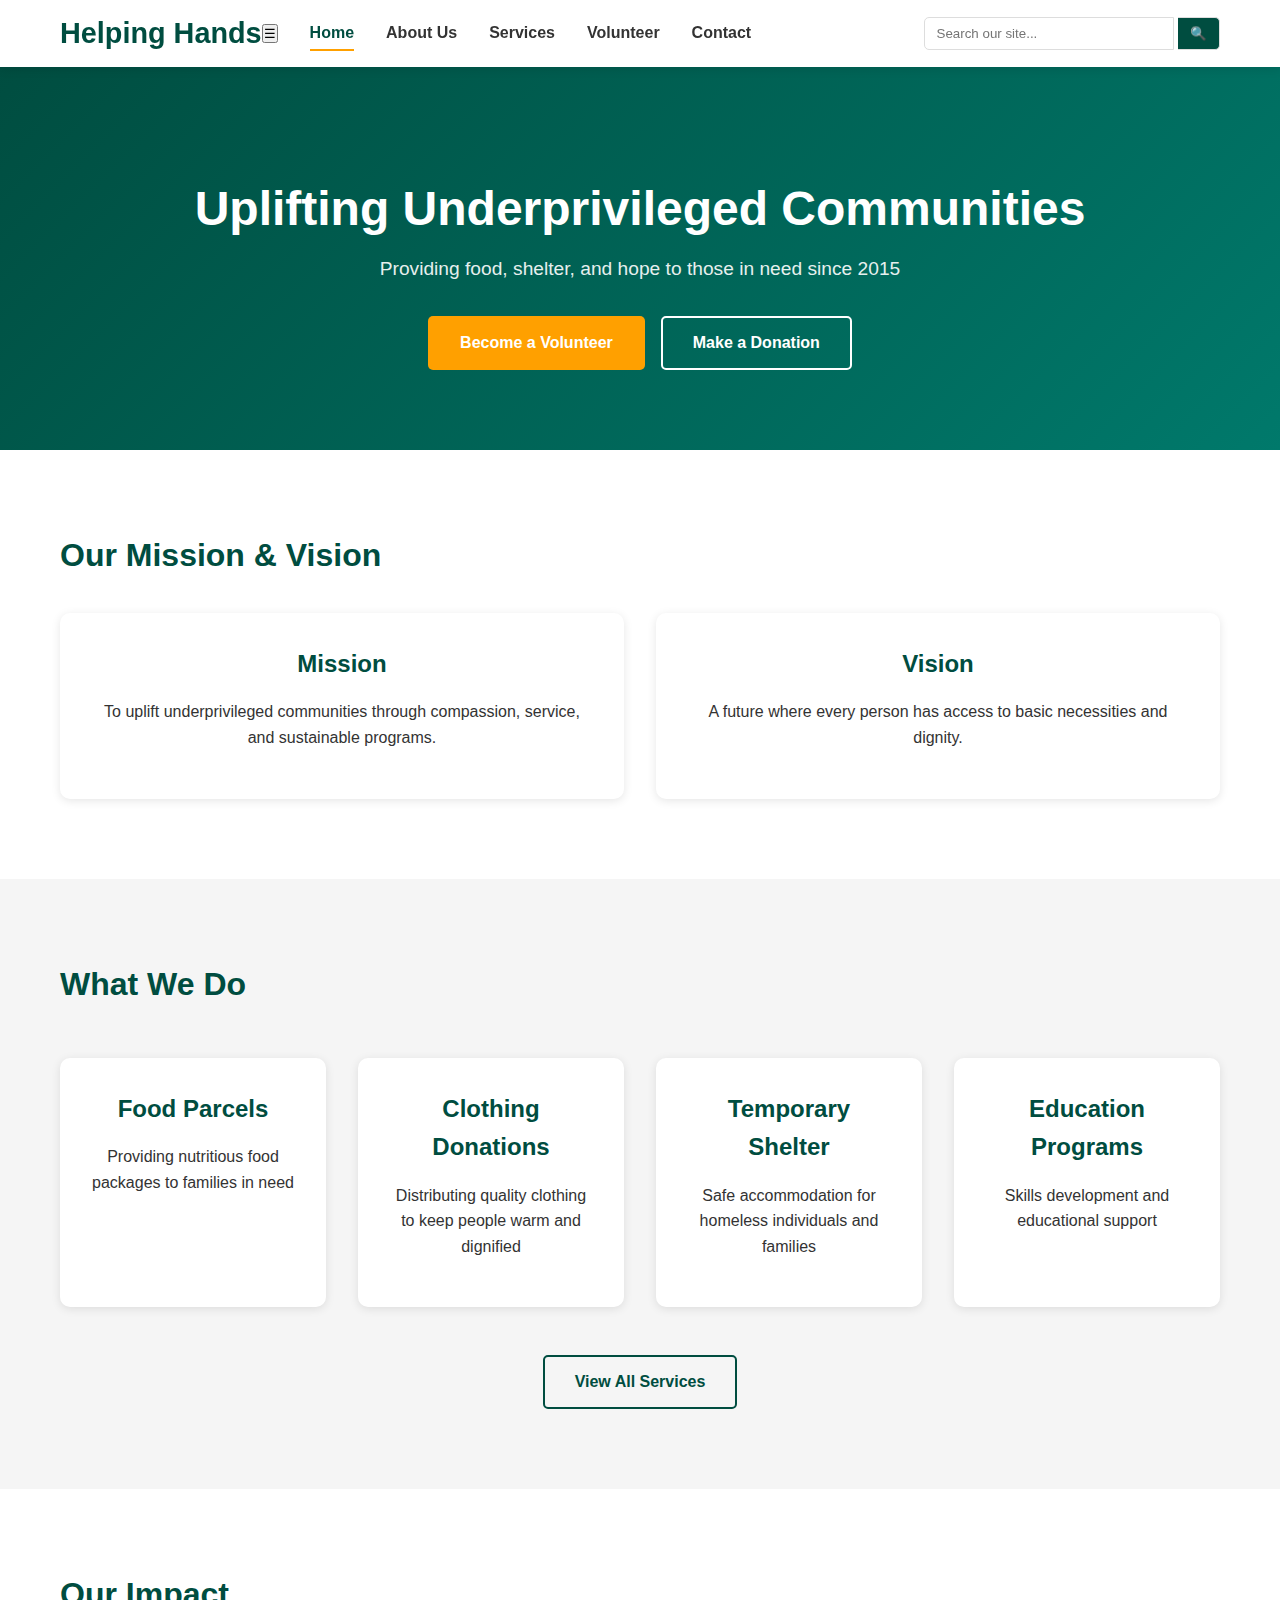
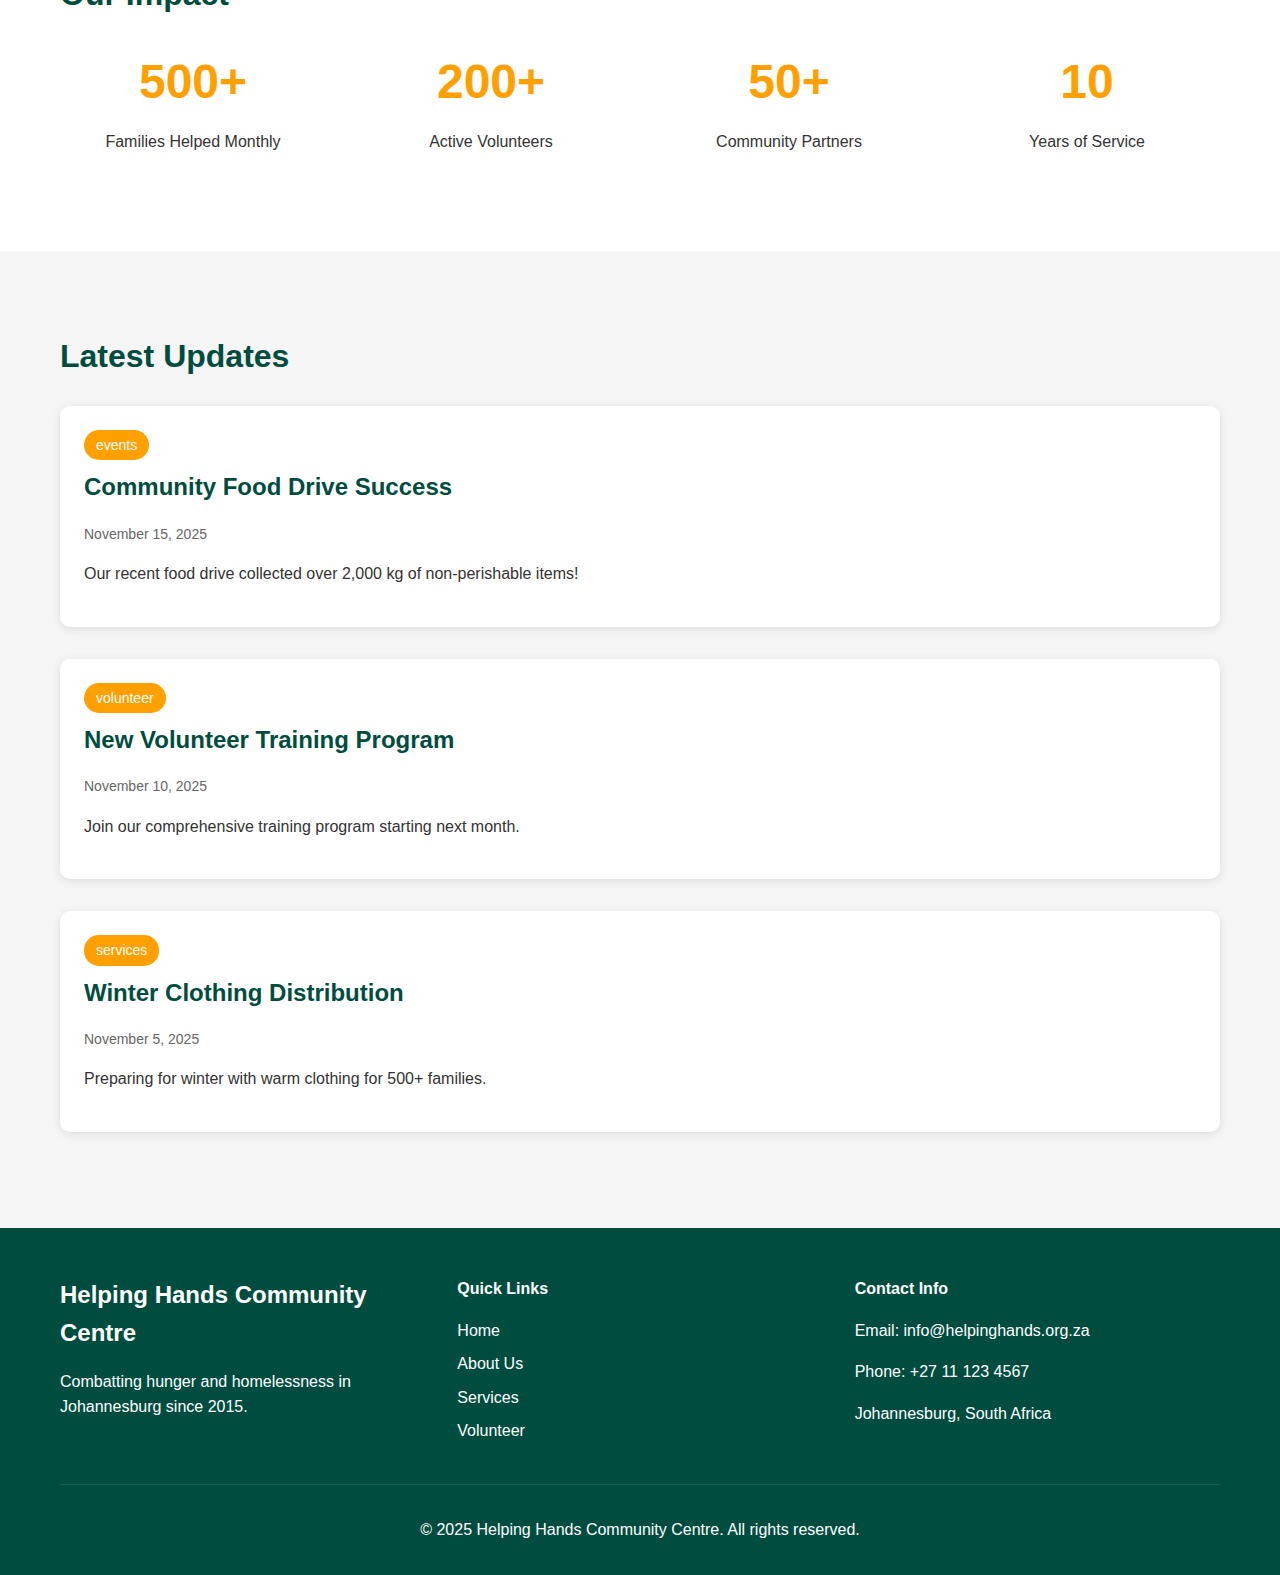
<file: index.html>
<!DOCTYPE html>
<html lang="en">
<head>
    <meta charset="UTF-8">
    <meta name="viewport" content="width=device-width, initial-scale=1.0">
    <meta name="description" content="Helping Hands Community Centre - Combating hunger and homelessness in Johannesburg">
    <title>Home - Helping Hands Community Centre</title>
    <link rel="stylesheet" href="css/style.css">
</head>
<body>
    <!-- Header Section -->
    <header>
        <div class="container">
            <div class="logo">
                <h1>Helping Hands</h1>
            </div>
            <nav>
                <ul>
                    <li><a href="index.html" class="active">Home</a></li>
                    <li><a href="about.html">About Us</a></li>
                    <li><a href="services.html">Services</a></li>
                    <li><a href="enquiry.html">Volunteer</a></li>
                    <li><a href="contact.html">Contact</a></li>
                </ul>
            </nav>
        </div>
    </header>

    <!-- Hero Section -->
    <section class="hero">
        <div class="container">
            <div class="hero-content">
                <h1>Uplifting Underprivileged Communities</h1>
                <p>Providing food, shelter, and hope to those in need since 2015</p>
                <div class="hero-buttons">
                    <a href="enquiry.html" class="btn btn-primary">Become a Volunteer</a>
                    <a href="contact.html" class="btn btn-secondary">Make a Donation</a>
                </div>
            </div>
        </div>
    </section>

    <!-- Mission Section -->
    <section class="mission">
        <div class="container">
            <h2>Our Mission & Vision</h2>
            <div class="mission-grid">
                <div class="mission-card">
                    <h3>Mission</h3>
                    <p>To uplift underprivileged communities through compassion, service, and sustainable programs.</p>
                </div>
                <div class="mission-card">
                    <h3>Vision</h3>
                    <p>A future where every person has access to basic necessities and dignity.</p>
                </div>
            </div>
        </div>
    </section>

    <!-- Services Preview -->
    <section class="services-preview">
        <div class="container">
            <h2>What We Do</h2>
            <div class="services-grid">
                <div class="service-item">
                    <h3>Food Parcels</h3>
                    <p>Providing nutritious food packages to families in need</p>
                </div>
                <div class="service-item">
                    <h3>Clothing Donations</h3>
                    <p>Distributing quality clothing to keep people warm and dignified</p>
                </div>
                <div class="service-item">
                    <h3>Temporary Shelter</h3>
                    <p>Safe accommodation for homeless individuals and families</p>
                </div>
                <div class="service-item">
                    <h3>Education Programs</h3>
                    <p>Skills development and educational support</p>
                </div>
            </div>
            <div class="text-center">
                <a href="services.html" class="btn btn-outline">View All Services</a>
            </div>
        </div>
    </section>

    <!-- Impact Stats -->
    <section class="impact">
        <div class="container">
            <h2>Our Impact</h2>
            <div class="stats-grid">
                <div class="stat">
                    <h3>500+</h3>
                    <p>Families Helped Monthly</p>
                </div>
                <div class="stat">
                    <h3>200+</h3>
                    <p>Active Volunteers</p>
                </div>
                <div class="stat">
                    <h3>50+</h3>
                    <p>Community Partners</p>
                </div>
                <div class="stat">
                    <h3>10</h3>
                    <p>Years of Service</p>
                </div>
            </div>
        </div>
    </section>

    <!-- Footer -->
    <footer>
        <div class="container">
            <div class="footer-content">
                <div class="footer-section">
                    <h3>Helping Hands Community Centre</h3>
                    <p>Combatting hunger and homelessness in Johannesburg since 2015.</p>
                </div>
                <div class="footer-section">
                    <h4>Quick Links</h4>
                    <ul>
                        <li><a href="index.html">Home</a></li>
                        <li><a href="about.html">About Us</a></li>
                        <li><a href="services.html">Services</a></li>
                        <li><a href="enquiry.html">Volunteer</a></li>
                    </ul>
                </div>
                <div class="footer-section">
                    <h4>Contact Info</h4>
                    <p>Email: info@helpinghands.org.za</p>
                    <p>Phone: +27 11 123 4567</p>
                    <p>Johannesburg, South Africa</p>
                </div>
            </div>
            <div class="footer-bottom">
                <p>&copy; 2025 Helping Hands Community Centre. All rights reserved.</p>
            </div>
        </div>
    </footer>

    <script src="js/script.js"></script>
</body>
</html>
</file>
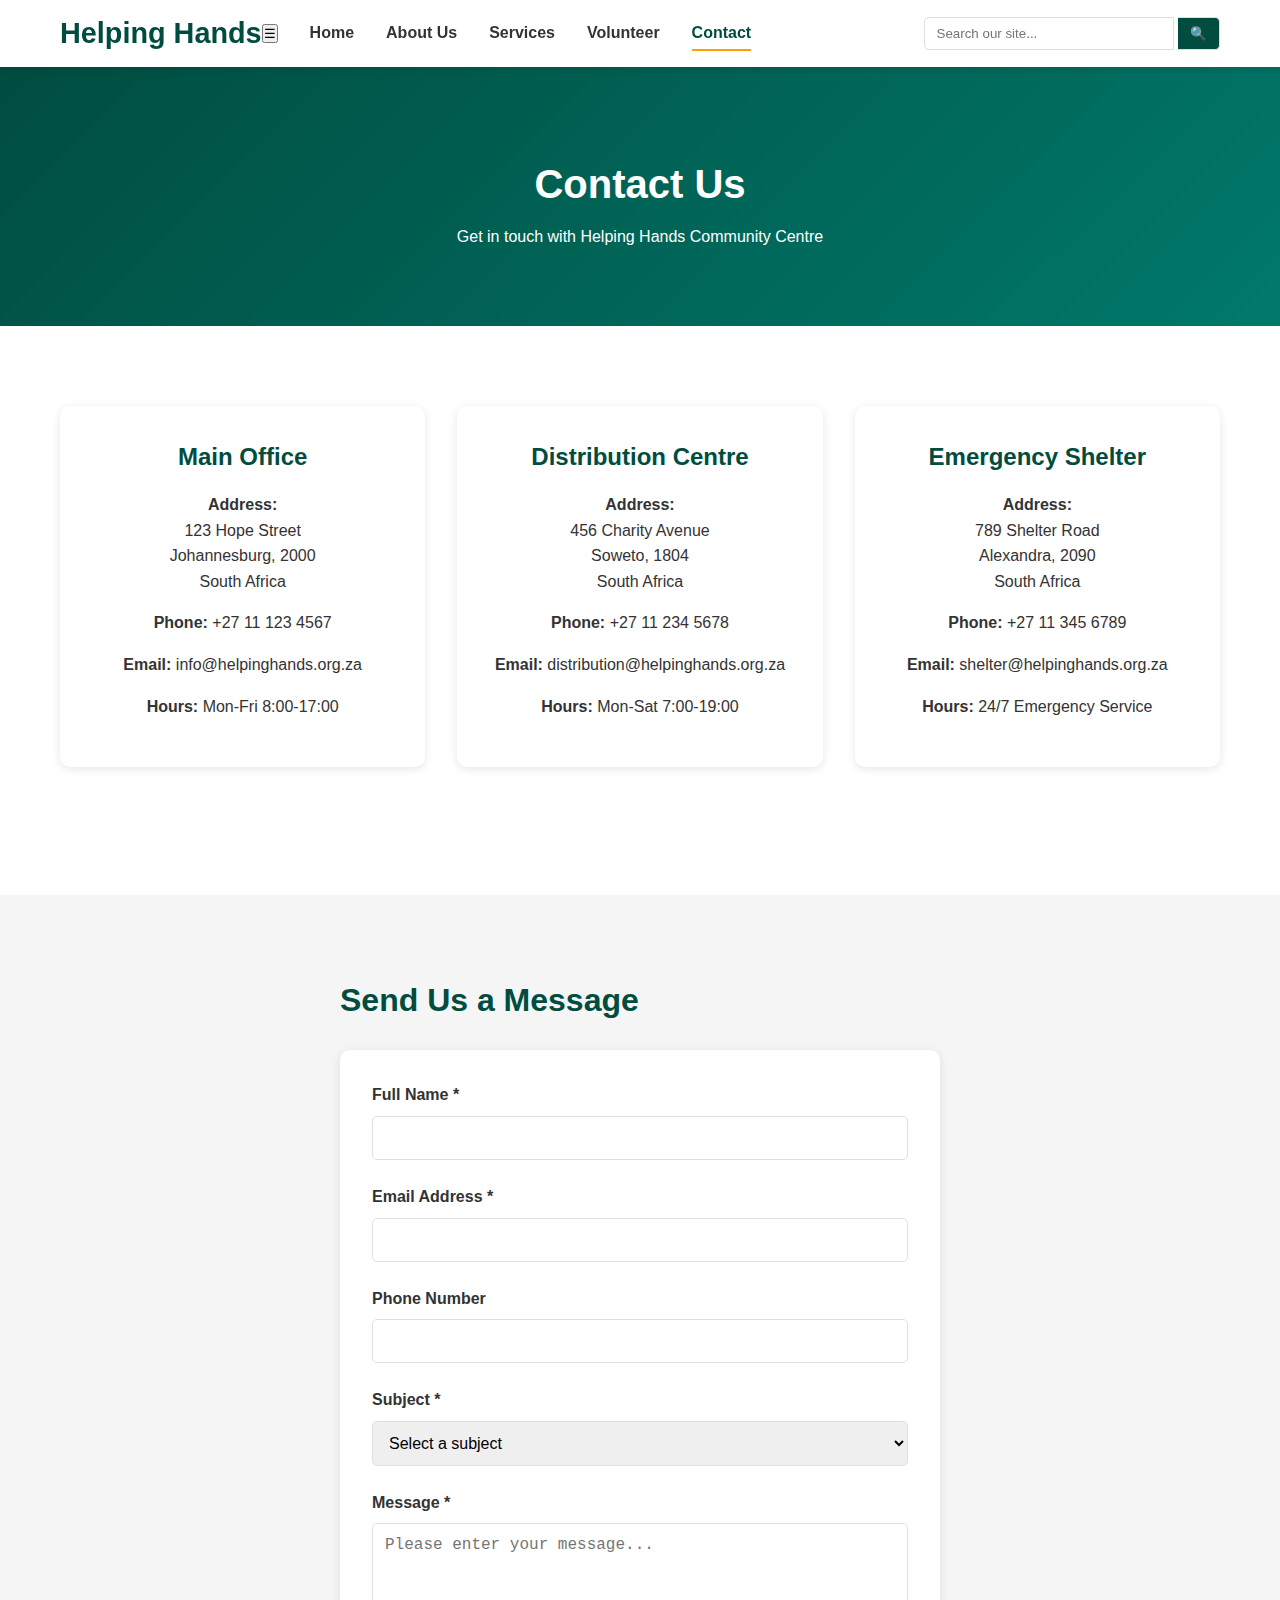
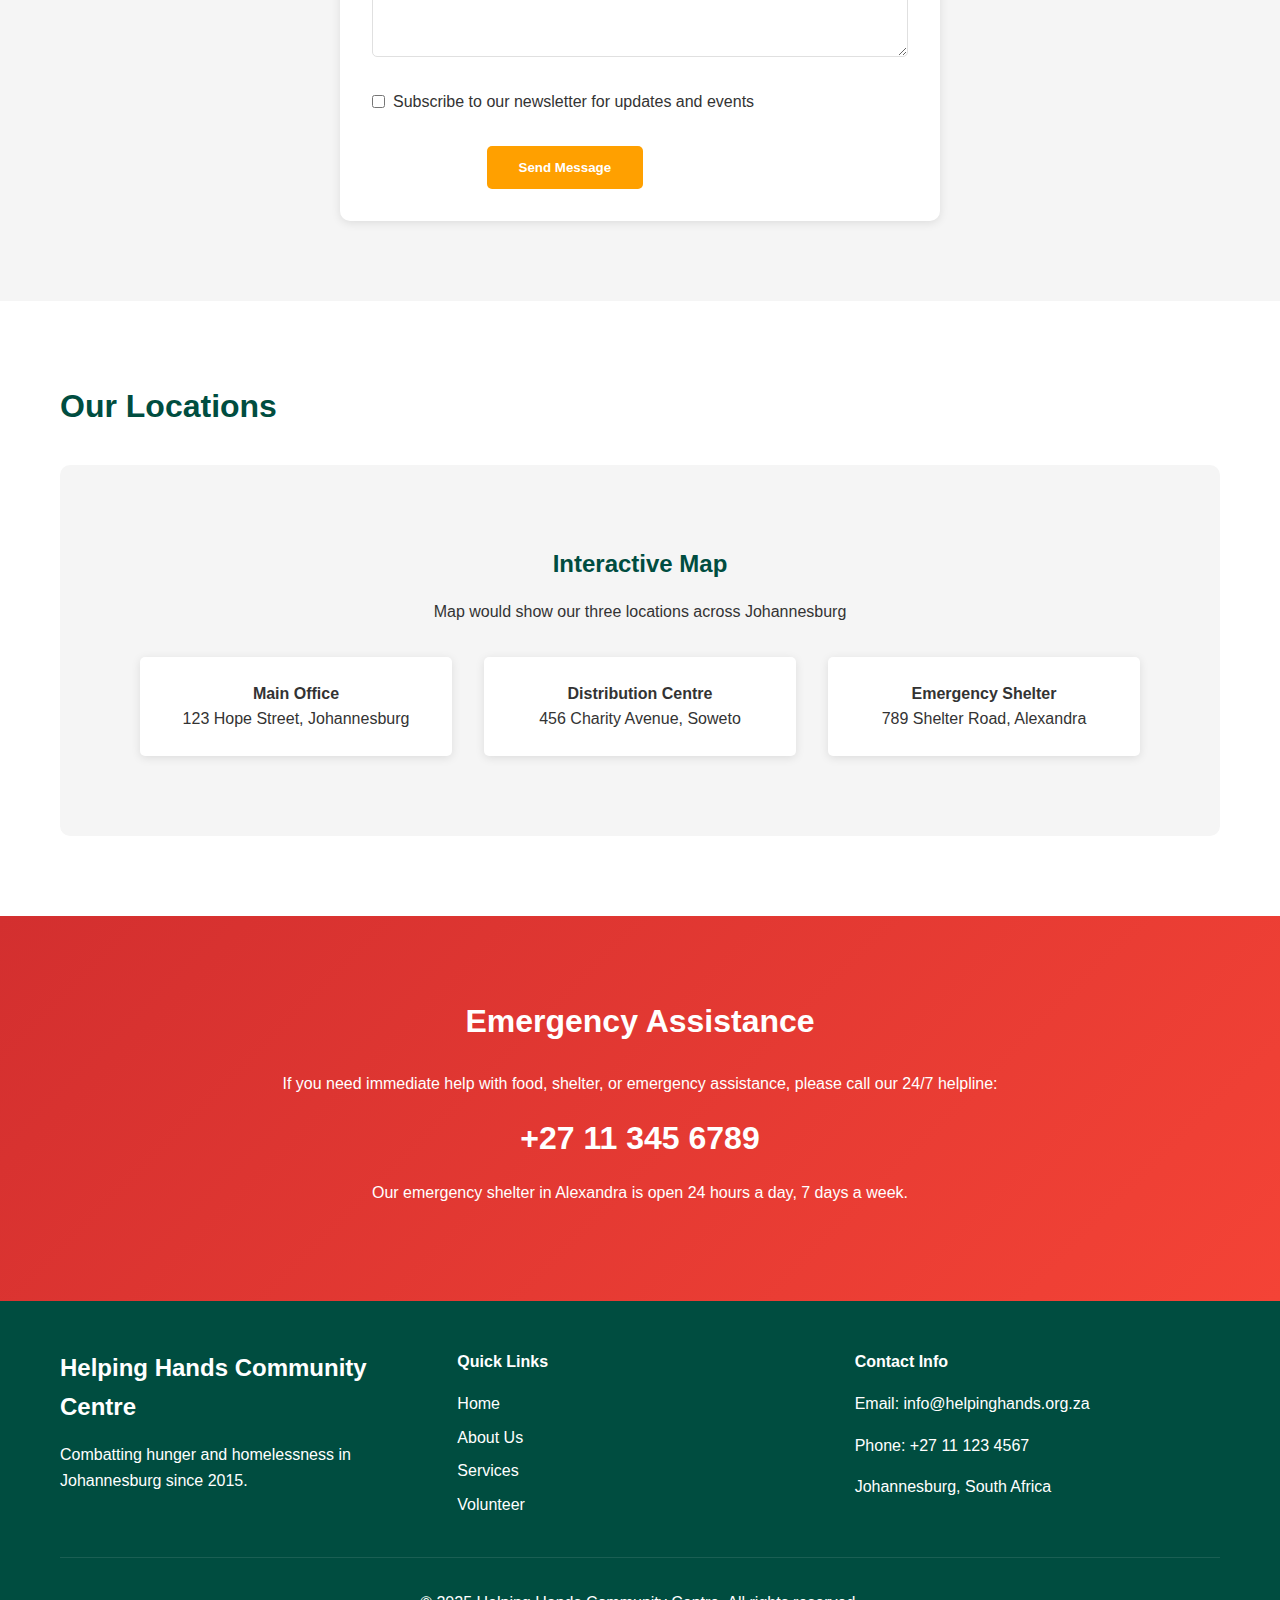
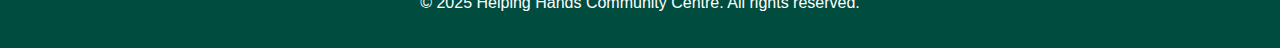
<file: contact.html>
<!DOCTYPE html>
<html lang="en">
<head>
    <meta charset="UTF-8">
    <meta name="viewport" content="width=device-width, initial-scale=1.0">
    <meta name="description" content="Contact Helping Hands Community Centre">
    <title>Contact Us - Helping Hands Community Centre</title>
    <link rel="stylesheet" href="css/style.css">
</head>
<body>
    <!-- Header Section -->
    <header>
        <div class="container">
            <div class="logo">
                <h1>Helping Hands</h1>
            </div>
            <nav>
                <ul>
                    <li><a href="index.html">Home</a></li>
                    <li><a href="about.html">About Us</a></li>
                    <li><a href="services.html">Services</a></li>
                    <li><a href="enquiry.html">Volunteer</a></li>
                    <li><a href="contact.html" class="active">Contact</a></li>
                </ul>
            </nav>
        </div>
    </header>

    <!-- Page Header -->
    <section class="page-header">
        <div class="container">
            <h1>Contact Us</h1>
            <p>Get in touch with Helping Hands Community Centre</p>
        </div>
    </section>

    <!-- Contact Information -->
    <section class="contact-info">
        <div class="container">
            <div class="contact-grid">
                <div class="contact-card">
                    <h3>Main Office</h3>
                    <p><strong>Address:</strong><br>
                    123 Hope Street<br>
                    Johannesburg, 2000<br>
                    South Africa</p>
                    <p><strong>Phone:</strong> +27 11 123 4567</p>
                    <p><strong>Email:</strong> info@helpinghands.org.za</p>
                    <p><strong>Hours:</strong> Mon-Fri 8:00-17:00</p>
                </div>

                <div class="contact-card">
                    <h3>Distribution Centre</h3>
                    <p><strong>Address:</strong><br>
                    456 Charity Avenue<br>
                    Soweto, 1804<br>
                    South Africa</p>
                    <p><strong>Phone:</strong> +27 11 234 5678</p>
                    <p><strong>Email:</strong> distribution@helpinghands.org.za</p>
                    <p><strong>Hours:</strong> Mon-Sat 7:00-19:00</p>
                </div>

                <div class="contact-card">
                    <h3>Emergency Shelter</h3>
                    <p><strong>Address:</strong><br>
                    789 Shelter Road<br>
                    Alexandra, 2090<br>
                    South Africa</p>
                    <p><strong>Phone:</strong> +27 11 345 6789</p>
                    <p><strong>Email:</strong> shelter@helpinghands.org.za</p>
                    <p><strong>Hours:</strong> 24/7 Emergency Service</p>
                </div>
            </div>
        </div>
    </section>

    <!-- Contact Form -->
    <section class="contact-form-section">
        <div class="container">
            <div class="form-container">
                <h2>Send Us a Message</h2>
                <form id="contactForm">
                    <div class="form-group">
                        <label for="name">Full Name *</label>
                        <input type="text" id="name" name="name" required>
                    </div>

                    <div class="form-group">
                        <label for="email">Email Address *</label>
                        <input type="email" id="email" name="email" required>
                    </div>

                    <div class="form-group">
                        <label for="phone">Phone Number</label>
                        <input type="tel" id="phone" name="phone">
                    </div>

                    <div class="form-group">
                        <label for="subject">Subject *</label>
                        <select id="subject" name="subject" required>
                            <option value="">Select a subject</option>
                            <option value="general">General Inquiry</option>
                            <option value="donation">Donation Information</option>
                            <option value="volunteer">Volunteer Opportunities</option>
                            <option value="services">Service Information</option>
                            <option value="partnership">Partnership Opportunities</option>
                            <option value="feedback">Feedback</option>
                            <option value="other">Other</option>
                        </select>
                    </div>

                    <div class="form-group">
                        <label for="message">Message *</label>
                        <textarea id="message" name="message" rows="6" required placeholder="Please enter your message..."></textarea>
                    </div>

                    <div class="form-group">
                        <label class="checkbox-label">
                            <input type="checkbox" name="newsletter">
                            Subscribe to our newsletter for updates and events
                        </label>
                    </div>

                    <div class="form-submit">
                        <button type="submit" class="btn btn-primary">Send Message</button>
                        <button type="reset" class="btn btn-secondary">Clear Form</button>
                    </div>
                </form>
            </div>
        </div>
    </section>

    <!-- Map Section -->
    <section class="map-section">
        <div class="container">
            <h2>Our Locations</h2>
            <div class="map-container">
                <div class="map-placeholder">
                    <h3>Interactive Map</h3>
                    <p>Map would show our three locations across Johannesburg</p>
                    <div class="map-locations">
                        <div class="location">
                            <strong>Main Office</strong><br>
                            123 Hope Street, Johannesburg
                        </div>
                        <div class="location">
                            <strong>Distribution Centre</strong><br>
                            456 Charity Avenue, Soweto
                        </div>
                        <div class="location">
                            <strong>Emergency Shelter</strong><br>
                            789 Shelter Road, Alexandra
                        </div>
                    </div>
                </div>
            </div>
        </div>
    </section>

    <!-- Emergency Contact -->
    <section class="emergency-contact">
        <div class="container">
            <div class="emergency-banner">
                <h2>Emergency Assistance</h2>
                <p>If you need immediate help with food, shelter, or emergency assistance, please call our 24/7 helpline:</p>
                <div class="emergency-phone">
                    <strong>+27 11 345 6789</strong>
                </div>
                <p>Our emergency shelter in Alexandra is open 24 hours a day, 7 days a week.</p>
            </div>
        </div>
    </section>

    <!-- Footer -->
    <footer>
        <div class="container">
            <div class="footer-content">
                <div class="footer-section">
                    <h3>Helping Hands Community Centre</h3>
                    <p>Combatting hunger and homelessness in Johannesburg since 2015.</p>
                </div>
                <div class="footer-section">
                    <h4>Quick Links</h4>
                    <ul>
                        <li><a href="index.html">Home</a></li>
                        <li><a href="about.html">About Us</a></li>
                        <li><a href="services.html">Services</a></li>
                        <li><a href="enquiry.html">Volunteer</a></li>
                    </ul>
                </div>
                <div class="footer-section">
                    <h4>Contact Info</h4>
                    <p>Email: info@helpinghands.org.za</p>
                    <p>Phone: +27 11 123 4567</p>
                    <p>Johannesburg, South Africa</p>
                </div>
            </div>
            <div class="footer-bottom">
                <p>&copy; 2025 Helping Hands Community Centre. All rights reserved.</p>
            </div>
        </div>
    </footer>

    <script src="js/script.js"></script>
</body>
</html>
</file>
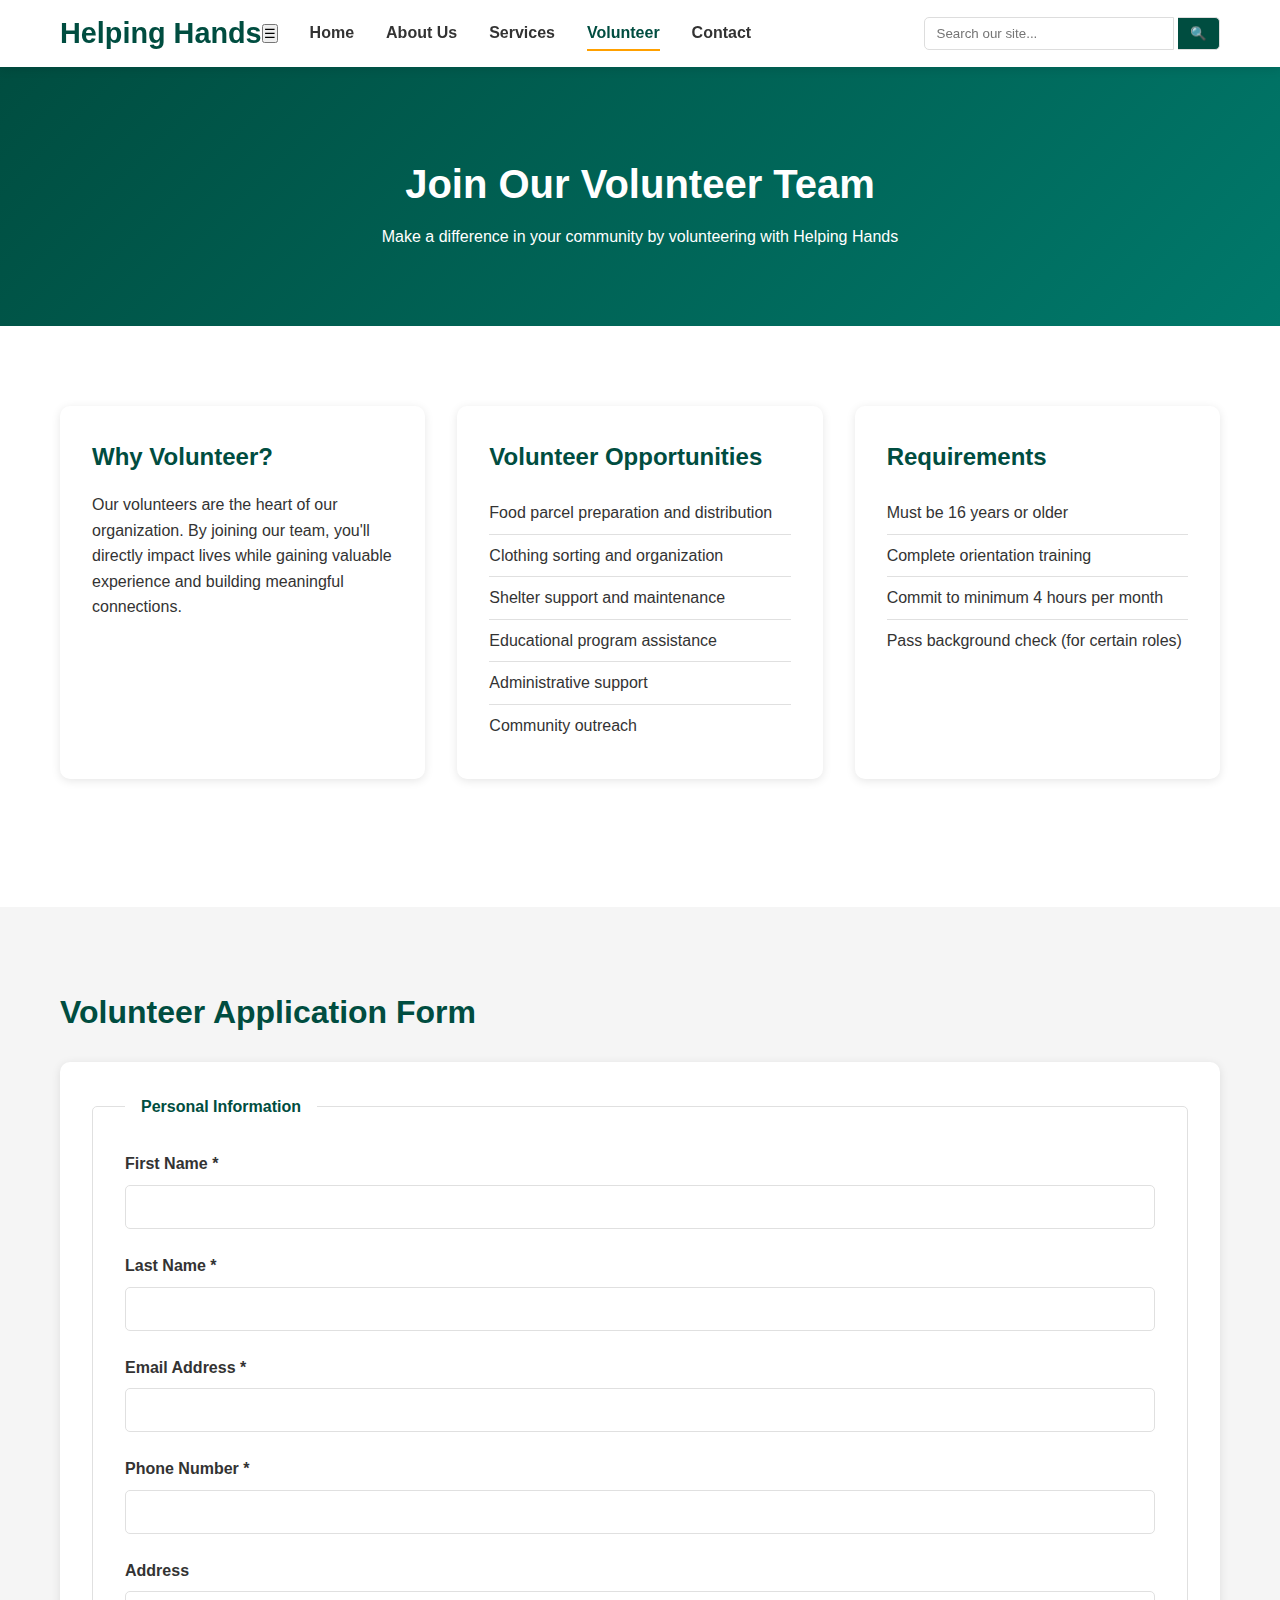
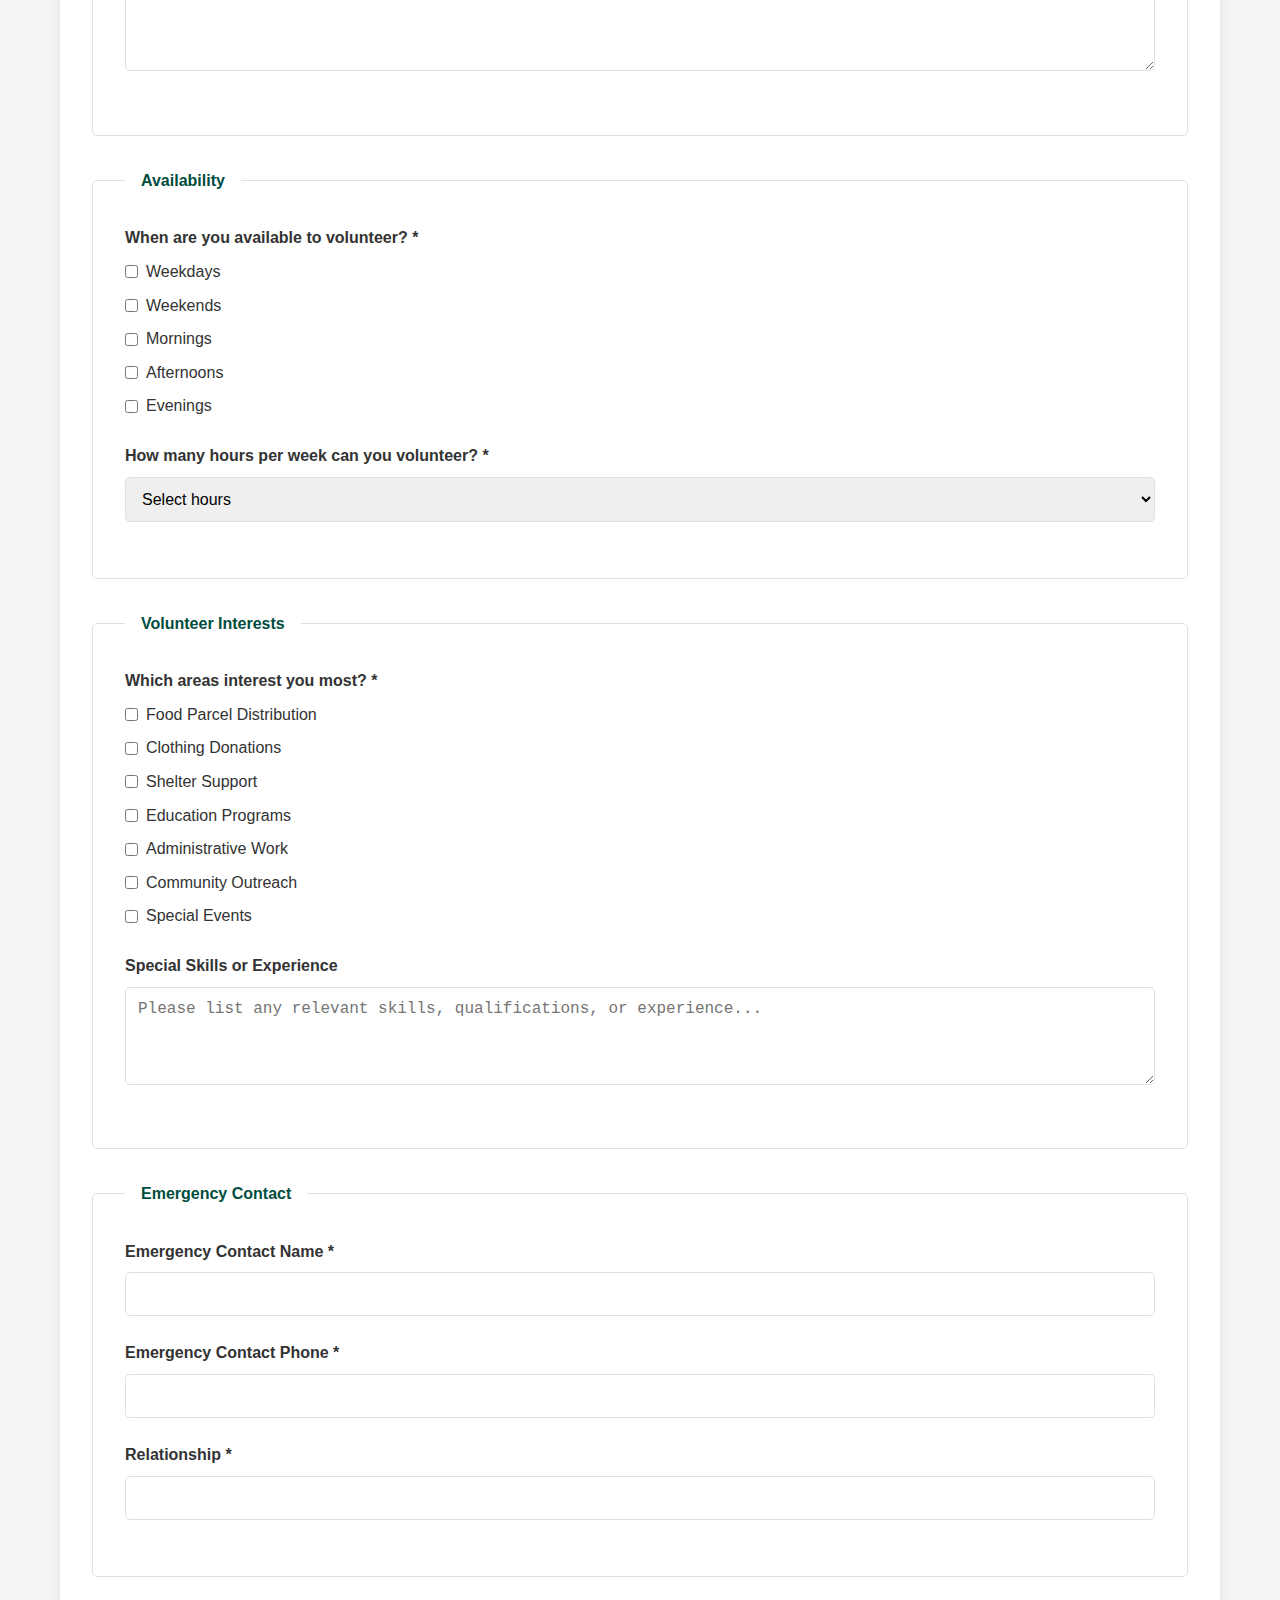
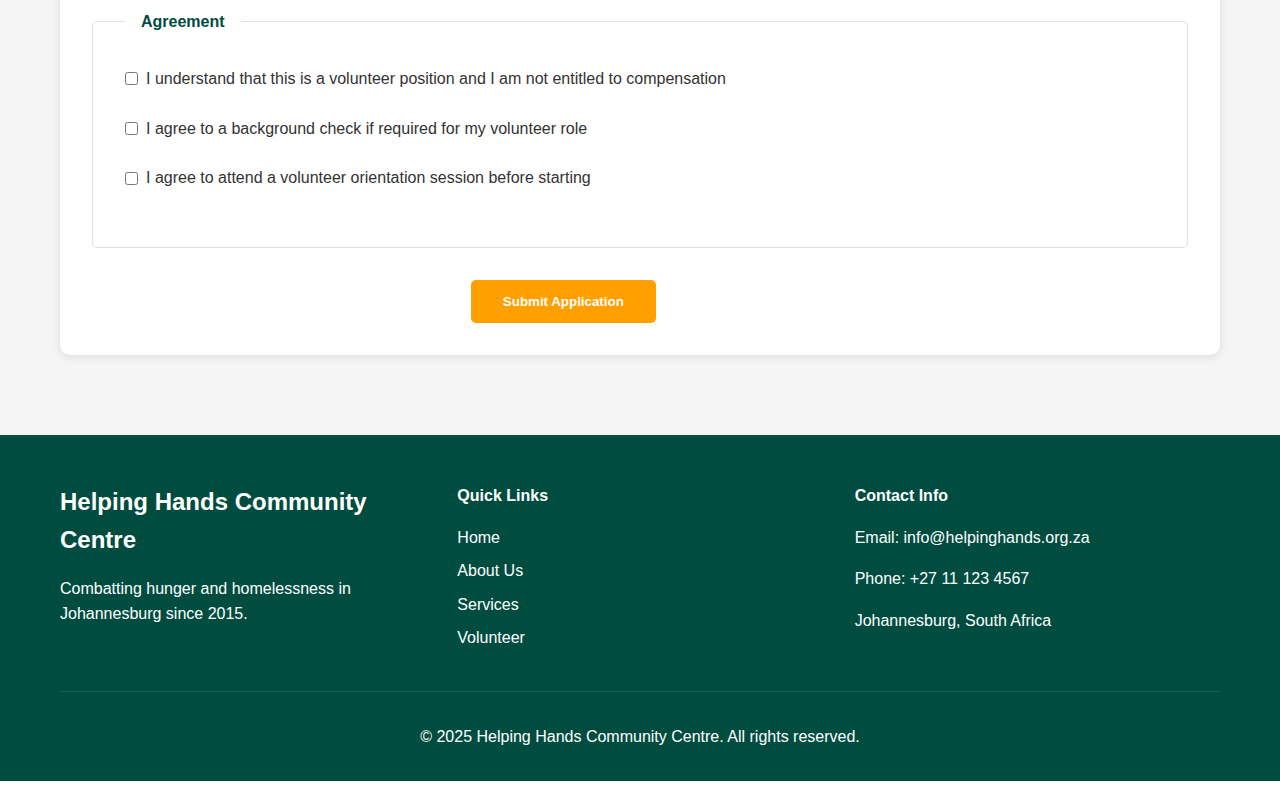
<file: enquiry.html>
<!DOCTYPE html>
<html lang="en">
<head>
    <meta charset="UTF-8">
    <meta name="viewport" content="width=device-width, initial-scale=1.0">
    <meta name="description" content="Volunteer registration form for Helping Hands Community Centre">
    <title>Volunteer - Helping Hands Community Centre</title>
    <link rel="stylesheet" href="css/style.css">
</head>
<body>
    <!-- Header Section -->
    <header>
        <div class="container">
            <div class="logo">
                <h1>Helping Hands</h1>
            </div>
            <nav>
                <ul>
                    <li><a href="index.html">Home</a></li>
                    <li><a href="about.html">About Us</a></li>
                    <li><a href="services.html">Services</a></li>
                    <li><a href="enquiry.html" class="active">Volunteer</a></li>
                    <li><a href="contact.html">Contact</a></li>
                </ul>
            </nav>
        </div>
    </header>

    <!-- Page Header -->
    <section class="page-header">
        <div class="container">
            <h1>Join Our Volunteer Team</h1>
            <p>Make a difference in your community by volunteering with Helping Hands</p>
        </div>
    </section>

    <!-- Volunteer Info -->
    <section class="volunteer-info">
        <div class="container">
            <div class="info-grid">
                <div class="info-card">
                    <h3>Why Volunteer?</h3>
                    <p>Our volunteers are the heart of our organization. By joining our team, you'll directly impact lives while gaining valuable experience and building meaningful connections.</p>
                </div>
                <div class="info-card">
                    <h3>Volunteer Opportunities</h3>
                    <ul>
                        <li>Food parcel preparation and distribution</li>
                        <li>Clothing sorting and organization</li>
                        <li>Shelter support and maintenance</li>
                        <li>Educational program assistance</li>
                        <li>Administrative support</li>
                        <li>Community outreach</li>
                    </ul>
                </div>
                <div class="info-card">
                    <h3>Requirements</h3>
                    <ul>
                        <li>Must be 16 years or older</li>
                        <li>Complete orientation training</li>
                        <li>Commit to minimum 4 hours per month</li>
                        <li>Pass background check (for certain roles)</li>
                    </ul>
                </div>
            </div>
        </div>
    </section>

    <!-- Volunteer Form -->
    <section class="volunteer-form">
        <div class="container">
            <h2>Volunteer Application Form</h2>
            <form id="volunteerForm">
                <!-- Personal Information -->
                <fieldset>
                    <legend>Personal Information</legend>
                    <div class="form-group">
                        <label for="firstName">First Name *</label>
                        <input type="text" id="firstName" name="firstName" required>
                    </div>
                    <div class="form-group">
                        <label for="lastName">Last Name *</label>
                        <input type="text" id="lastName" name="lastName" required>
                    </div>
                    <div class="form-group">
                        <label for="email">Email Address *</label>
                        <input type="email" id="email" name="email" required>
                    </div>
                    <div class="form-group">
                        <label for="phone">Phone Number *</label>
                        <input type="tel" id="phone" name="phone" required>
                    </div>
                    <div class="form-group">
                        <label for="address">Address</label>
                        <textarea id="address" name="address" rows="3"></textarea>
                    </div>
                </fieldset>

                <!-- Availability -->
                <fieldset>
                    <legend>Availability</legend>
                    <div class="form-group">
                        <label>When are you available to volunteer? *</label>
                        <div class="checkbox-group">
                            <label><input type="checkbox" name="availability" value="weekdays"> Weekdays</label>
                            <label><input type="checkbox" name="availability" value="weekends"> Weekends</label>
                            <label><input type="checkbox" name="availability" value="mornings"> Mornings</label>
                            <label><input type="checkbox" name="availability" value="afternoons"> Afternoons</label>
                            <label><input type="checkbox" name="availability" value="evenings"> Evenings</label>
                        </div>
                    </div>
                    <div class="form-group">
                        <label for="hours">How many hours per week can you volunteer? *</label>
                        <select id="hours" name="hours" required>
                            <option value="">Select hours</option>
                            <option value="1-4">1-4 hours</option>
                            <option value="5-10">5-10 hours</option>
                            <option value="11-20">11-20 hours</option>
                            <option value="20+">20+ hours</option>
                        </select>
                    </div>
                </fieldset>

                <!-- Interests -->
                <fieldset>
                    <legend>Volunteer Interests</legend>
                    <div class="form-group">
                        <label>Which areas interest you most? *</label>
                        <div class="checkbox-group">
                            <label><input type="checkbox" name="interests" value="food"> Food Parcel Distribution</label>
                            <label><input type="checkbox" name="interests" value="clothing"> Clothing Donations</label>
                            <label><input type="checkbox" name="interests" value="shelter"> Shelter Support</label>
                            <label><input type="checkbox" name="interests" value="education"> Education Programs</label>
                            <label><input type="checkbox" name="interests" value="admin"> Administrative Work</label>
                            <label><input type="checkbox" name="interests" value="outreach"> Community Outreach</label>
                            <label><input type="checkbox" name="interests" value="events"> Special Events</label>
                        </div>
                    </div>
                    <div class="form-group">
                        <label for="skills">Special Skills or Experience</label>
                        <textarea id="skills" name="skills" rows="4" placeholder="Please list any relevant skills, qualifications, or experience..."></textarea>
                    </div>
                </fieldset>

                <!-- Emergency Contact -->
                <fieldset>
                    <legend>Emergency Contact</legend>
                    <div class="form-group">
                        <label for="emergencyName">Emergency Contact Name *</label>
                        <input type="text" id="emergencyName" name="emergencyName" required>
                    </div>
                    <div class="form-group">
                        <label for="emergencyPhone">Emergency Contact Phone *</label>
                        <input type="tel" id="emergencyPhone" name="emergencyPhone" required>
                    </div>
                    <div class="form-group">
                        <label for="emergencyRelation">Relationship *</label>
                        <input type="text" id="emergencyRelation" name="emergencyRelation" required>
                    </div>
                </fieldset>

                <!-- Agreement -->
                <fieldset>
                    <legend>Agreement</legend>
                    <div class="form-group">
                        <label class="checkbox-label">
                            <input type="checkbox" name="agreement" required>
                            I understand that this is a volunteer position and I am not entitled to compensation
                        </label>
                    </div>
                    <div class="form-group">
                        <label class="checkbox-label">
                            <input type="checkbox" name="backgroundCheck" required>
                            I agree to a background check if required for my volunteer role
                        </label>
                    </div>
                    <div class="form-group">
                        <label class="checkbox-label">
                            <input type="checkbox" name="orientation" required>
                            I agree to attend a volunteer orientation session before starting
                        </label>
                    </div>
                </fieldset>

                <div class="form-submit">
                    <button type="submit" class="btn btn-primary">Submit Application</button>
                    <button type="reset" class="btn btn-secondary">Reset Form</button>
                </div>
            </form>
        </div>
    </section>

    <!-- Footer -->
    <footer>
        <div class="container">
            <div class="footer-content">
                <div class="footer-section">
                    <h3>Helping Hands Community Centre</h3>
                    <p>Combatting hunger and homelessness in Johannesburg since 2015.</p>
                </div>
                <div class="footer-section">
                    <h4>Quick Links</h4>
                    <ul>
                        <li><a href="index.html">Home</a></li>
                        <li><a href="about.html">About Us</a></li>
                        <li><a href="services.html">Services</a></li>
                        <li><a href="enquiry.html">Volunteer</a></li>
                    </ul>
                </div>
                <div class="footer-section">
                    <h4>Contact Info</h4>
                    <p>Email: info@helpinghands.org.za</p>
                    <p>Phone: +27 11 123 4567</p>
                    <p>Johannesburg, South Africa</p>
                </div>
            </div>
            <div class="footer-bottom">
                <p>&copy; 2025 Helping Hands Community Centre. All rights reserved.</p>
            </div>
        </div>
    </footer>

    <script src="js/script.js"></script>
</body>
</html>
</file>
<file: css/style.css>
/* CSS Reset and Base Styles */
* {
    margin: 0;
    padding: 0;
    box-sizing: border-box;
}

:root {
    --primary-color: #004D40;
    --secondary-color: #FFA000;
    --accent-color: #00796B;
    --text-color: #333333;
    --light-bg: #F5F5F5;
    --white: #FFFFFF;
    --border-color: #E0E0E0;
    --shadow: 0 2px 10px rgba(0, 0, 0, 0.1);
}

body {
    font-family: 'Open Sans', Arial, sans-serif;
    line-height: 1.6;
    color: var(--text-color);
    background-color: var(--white);
}

.container {
    max-width: 1200px;
    margin: 0 auto;
    padding: 0 20px;
}

/* Typography */
h1, h2, h3, h4, h5, h6 {
    font-family: 'Lato', Arial, sans-serif;
    font-weight: 700;
    margin-bottom: 1rem;
    color: var(--primary-color);
}

h1 {
    font-size: 2.5rem;
    line-height: 1.2;
}

h2 {
    font-size: 2rem;
    margin-bottom: 1.5rem;
}

h3 {
    font-size: 1.5rem;
}

p {
    margin-bottom: 1rem;
}

/* Header Styles */
header {
    background-color: var(--white);
    box-shadow: var(--shadow);
    position: fixed;
    width: 100%;
    top: 0;
    z-index: 1000;
}

header .container {
    display: flex;
    justify-content: space-between;
    align-items: center;
    padding: 1rem 20px;
}

.logo h1 {
    color: var(--primary-color);
    margin: 0;
    font-size: 1.8rem;
}

nav ul {
    display: flex;
    list-style: none;
}

nav ul li {
    margin-left: 2rem;
}

nav ul li a {
    text-decoration: none;
    color: var(--text-color);
    font-weight: 600;
    transition: color 0.3s ease;
    padding: 0.5rem 0;
}

nav ul li a:hover,
nav ul li a.active {
    color: var(--primary-color);
    border-bottom: 2px solid var(--secondary-color);
}

/* Hero Section */
.hero {
    background: linear-gradient(135deg, var(--primary-color), var(--accent-color));
    color: var(--white);
    padding: 120px 0 80px;
    margin-top: 60px;
    text-align: center;
}

.hero h1 {
    color: var(--white);
    font-size: 3rem;
    margin-bottom: 1rem;
}

.hero p {
    font-size: 1.2rem;
    margin-bottom: 2rem;
    opacity: 0.9;
}

.hero-buttons {
    display: flex;
    gap: 1rem;
    justify-content: center;
    flex-wrap: wrap;
}

/* Button Styles */
.btn {
    display: inline-block;
    padding: 12px 30px;
    text-decoration: none;
    border-radius: 5px;
    font-weight: 600;
    text-align: center;
    transition: all 0.3s ease;
    border: 2px solid transparent;
    cursor: pointer;
}

.btn-primary {
    background-color: var(--secondary-color);
    color: var(--white);
}

.btn-primary:hover {
    background-color: #FF8F00;
    transform: translateY(-2px);
}

.btn-secondary {
    background-color: transparent;
    color: var(--white);
    border-color: var(--white);
}

.btn-secondary:hover {
    background-color: var(--white);
    color: var(--primary-color);
}

.btn-outline {
    background-color: transparent;
    color: var(--primary-color);
    border-color: var(--primary-color);
}

.btn-outline:hover {
    background-color: var(--primary-color);
    color: var(--white);
}

/* Section Styles */
section {
    padding: 80px 0;
}

section:nth-child(even) {
    background-color: var(--light-bg);
}

.text-center {
    text-align: center;
}

/* Mission Section */
.mission-grid {
    display: grid;
    grid-template-columns: repeat(auto-fit, minmax(300px, 1fr));
    gap: 2rem;
    margin-top: 2rem;
}

.mission-card {
    background: var(--white);
    padding: 2rem;
    border-radius: 10px;
    box-shadow: var(--shadow);
    text-align: center;
}

/* Services Grid */
.services-grid {
    display: grid;
    grid-template-columns: repeat(auto-fit, minmax(250px, 1fr));
    gap: 2rem;
    margin: 3rem 0;
}

.service-item {
    background: var(--white);
    padding: 2rem;
    border-radius: 10px;
    box-shadow: var(--shadow);
    text-align: center;
    transition: transform 0.3s ease;
}

.service-item:hover {
    transform: translateY(-5px);
}

/* Impact Stats */
.stats-grid {
    display: grid;
    grid-template-columns: repeat(auto-fit, minmax(200px, 1fr));
    gap: 2rem;
    text-align: center;
}

.stat h3 {
    font-size: 3rem;
    color: var(--secondary-color);
    margin-bottom: 0.5rem;
}

/* Page Header */
.page-header {
    background: linear-gradient(135deg, var(--primary-color), var(--accent-color));
    color: var(--white);
    padding: 100px 0 60px;
    margin-top: 60px;
    text-align: center;
}

.page-header h1 {
    color: var(--white);
    margin-bottom: 1rem;
}

/* History Section */
.history-content {
    display: grid;
    grid-template-columns: 1fr 1fr;
    gap: 4rem;
    align-items: center;
}

.history-image img {
    width: 100%;
    height: 300px;
    object-fit: cover;
    border-radius: 10px;
}

.history-image .image-placeholder {
    background-color: var(--light-bg);
    height: 300px;
    display: flex;
    align-items: center;
    justify-content: center;
    border-radius: 10px;
    color: var(--text-color);
    font-weight: 600;
}

/* Mission & Vision Grid */
.mv-grid {
    display: grid;
    grid-template-columns: repeat(auto-fit, minmax(300px, 1fr));
    gap: 2rem;
}

.mv-card {
    background: var(--white);
    padding: 2rem;
    border-radius: 10px;
    box-shadow: var(--shadow);
    text-align: center;
}

/* Team Section */
.team-grid {
    display: grid;
    grid-template-columns: repeat(auto-fit, minmax(280px, 1fr));
    gap: 2rem;
    margin-top: 3rem;
}

.team-member {
    background: var(--white);
    border-radius: 10px;
    overflow: hidden;
    box-shadow: var(--shadow);
    transition: transform 0.3s ease;
}

.team-member:hover {
    transform: translateY(-5px);
}

.member-image img {
    width: 100%;
    height: 250px;
    object-fit: cover;
}

.member-image .image-placeholder {
    background-color: var(--light-bg);
    height: 250px;
    display: flex;
    align-items: center;
    justify-content: center;
    color: var(--text-color);
    font-weight: 600;
}

.member-info {
    padding: 1.5rem;
}

.member-info .position {
    color: var(--secondary-color);
    font-weight: 600;
    margin-bottom: 1rem;
}

/* Values Grid */
.values-grid {
    display: grid;
    grid-template-columns: repeat(auto-fit, minmax(250px, 1fr));
    gap: 2rem;
    margin-top: 3rem;
}

.value-item {
    text-align: center;
    padding: 2rem;
}

.value-item h3 {
    color: var(--secondary-color);
    margin-bottom: 1rem;
}

/* Services Detail */
.service-detail {
    display: grid;
    grid-template-columns: 1fr 1fr;
    gap: 4rem;
    align-items: center;
    margin-bottom: 4rem;
}

.service-detail.reverse {
    direction: rtl;
}

.service-detail.reverse > * {
    direction: ltr;
}

.service-image img {
    width: 100%;
    height: 300px;
    object-fit: cover;
    border-radius: 10px;
}

.service-image .image-placeholder {
    background-color: var(--light-bg);
    height: 300px;
    display: flex;
    align-items: center;
    justify-content: center;
    border-radius: 10px;
    color: var(--text-color);
    font-weight: 600;
}

.service-stats {
    display: flex;
    gap: 2rem;
    margin-top: 2rem;
}

.service-stats .stat {
    text-align: center;
}

.service-stats .stat strong {
    display: block;
    font-size: 2rem;
    color: var(--secondary-color);
}

/* CTA Section */
.cta-section {
    text-align: center;
    background: linear-gradient(135deg, var(--primary-color), var(--accent-color));
    color: var(--white);
}

.cta-section h2 {
    color: var(--white);
}

.cta-buttons {
    display: flex;
    gap: 1rem;
    justify-content: center;
    margin-top: 2rem;
    flex-wrap: wrap;
}

/* Volunteer Info */
.info-grid {
    display: grid;
    grid-template-columns: repeat(auto-fit, minmax(300px, 1fr));
    gap: 2rem;
    margin-bottom: 3rem;
}

.info-card {
    background: var(--white);
    padding: 2rem;
    border-radius: 10px;
    box-shadow: var(--shadow);
}

.info-card ul {
    list-style: none;
    padding: 0;
}

.info-card li {
    padding: 0.5rem 0;
    border-bottom: 1px solid var(--border-color);
}

.info-card li:last-child {
    border-bottom: none;
}

/* Form Styles */
form {
    background: var(--white);
    padding: 2rem;
    border-radius: 10px;
    box-shadow: var(--shadow);
}

fieldset {
    border: 1px solid var(--border-color);
    border-radius: 5px;
    padding: 2rem;
    margin-bottom: 2rem;
}

legend {
    font-weight: 700;
    color: var(--primary-color);
    padding: 0 1rem;
}

.form-group {
    margin-bottom: 1.5rem;
}

label {
    display: block;
    margin-bottom: 0.5rem;
    font-weight: 600;
    color: var(--text-color);
}

input[type="text"],
input[type="email"],
input[type="tel"],
select,
textarea {
    width: 100%;
    padding: 12px;
    border: 1px solid var(--border-color);
    border-radius: 5px;
    font-size: 1rem;
    transition: border-color 0.3s ease;
}

input:focus,
select:focus,
textarea:focus {
    outline: none;
    border-color: var(--primary-color);
}

.checkbox-group {
    display: flex;
    flex-direction: column;
    gap: 0.5rem;
}

.checkbox-group label {
    display: flex;
    align-items: center;
    font-weight: normal;
    margin-bottom: 0;
}

.checkbox-group input[type="checkbox"] {
    margin-right: 0.5rem;
}

.checkbox-label {
    display: flex;
    align-items: center;
    font-weight: normal;
    margin-bottom: 0;
}

.checkbox-label input[type="checkbox"] {
    margin-right: 0.5rem;
}

.form-submit {
    display: flex;
    gap: 1rem;
    justify-content: center;
    margin-top: 2rem;
}

/* Contact Grid */
.contact-grid {
    display: grid;
    grid-template-columns: repeat(auto-fit, minmax(300px, 1fr));
    gap: 2rem;
    margin-bottom: 3rem;
}

.contact-card {
    background: var(--white);
    padding: 2rem;
    border-radius: 10px;
    box-shadow: var(--shadow);
    text-align: center;
}

/* Form Container */
.form-container {
    max-width: 600px;
    margin: 0 auto;
}

/* Map Section */
.map-container {
    background: var(--light-bg);
    border-radius: 10px;
    padding: 2rem;
    margin-top: 2rem;
}

.map-placeholder {
    text-align: center;
    padding: 3rem;
}

.map-locations {
    display: grid;
    grid-template-columns: repeat(auto-fit, minmax(250px, 1fr));
    gap: 2rem;
    margin-top: 2rem;
}

.location {
    background: var(--white);
    padding: 1.5rem;
    border-radius: 5px;
    box-shadow: var(--shadow);
}

/* Emergency Contact */
.emergency-contact {
    background: linear-gradient(135deg, #D32F2F, #F44336);
    color: var(--white);
    text-align: center;
}

.emergency-banner h2 {
    color: var(--white);
}

.emergency-phone {
    font-size: 2rem;
    margin: 1rem 0;
}

/* Footer */
footer {
    background-color: var(--primary-color);
    color: var(--white);
    padding: 3rem 0 1rem;
}

.footer-content {
    display: grid;
    grid-template-columns: repeat(auto-fit, minmax(250px, 1fr));
    gap: 2rem;
    margin-bottom: 2rem;
}

.footer-section h3,
.footer-section h4 {
    color: var(--white);
    margin-bottom: 1rem;
}

.footer-section ul {
    list-style: none;
}

.footer-section ul li {
    margin-bottom: 0.5rem;
}

.footer-section a {
    color: var(--white);
    text-decoration: none;
    transition: color 0.3s ease;
}

.footer-section a:hover {
    color: var(--secondary-color);
}

.footer-bottom {
    text-align: center;
    padding-top: 2rem;
    border-top: 1px solid rgba(255, 255, 255, 0.1);
}

/* Responsive Design */
@media (max-width: 768px) {
    .container {
        padding: 0 15px;
    }

    header .container {
        flex-direction: column;
        padding: 1rem 15px;
    }

    nav ul {
        margin-top: 1rem;
        flex-wrap: wrap;
        justify-content: center;
    }

    nav ul li {
        margin: 0.5rem;
    }

    .hero {
        padding: 100px 0 60px;
    }

    .hero h1 {
        font-size: 2rem;
    }

    .hero-buttons {
        flex-direction: column;
        align-items: center;
    }

    .btn {
        width: 100%;
        max-width: 300px;
    }

    section {
        padding: 60px 0;
    }

    .history-content,
    .service-detail {
        grid-template-columns: 1fr;
        gap: 2rem;
    }

    .service-detail.reverse {
        direction: ltr;
    }

    .form-submit {
        flex-direction: column;
    }

    .cta-buttons {
        flex-direction: column;
        align-items: center;
    }
}

@media (max-width: 480px) {
    h1 {
        font-size: 2rem;
    }

    h2 {
        font-size: 1.5rem;
    }

    .stats-grid {
        grid-template-columns: repeat(2, 1fr);
    }

    .service-stats {
        flex-direction: column;
        gap: 1rem;
    }
}
</file>
